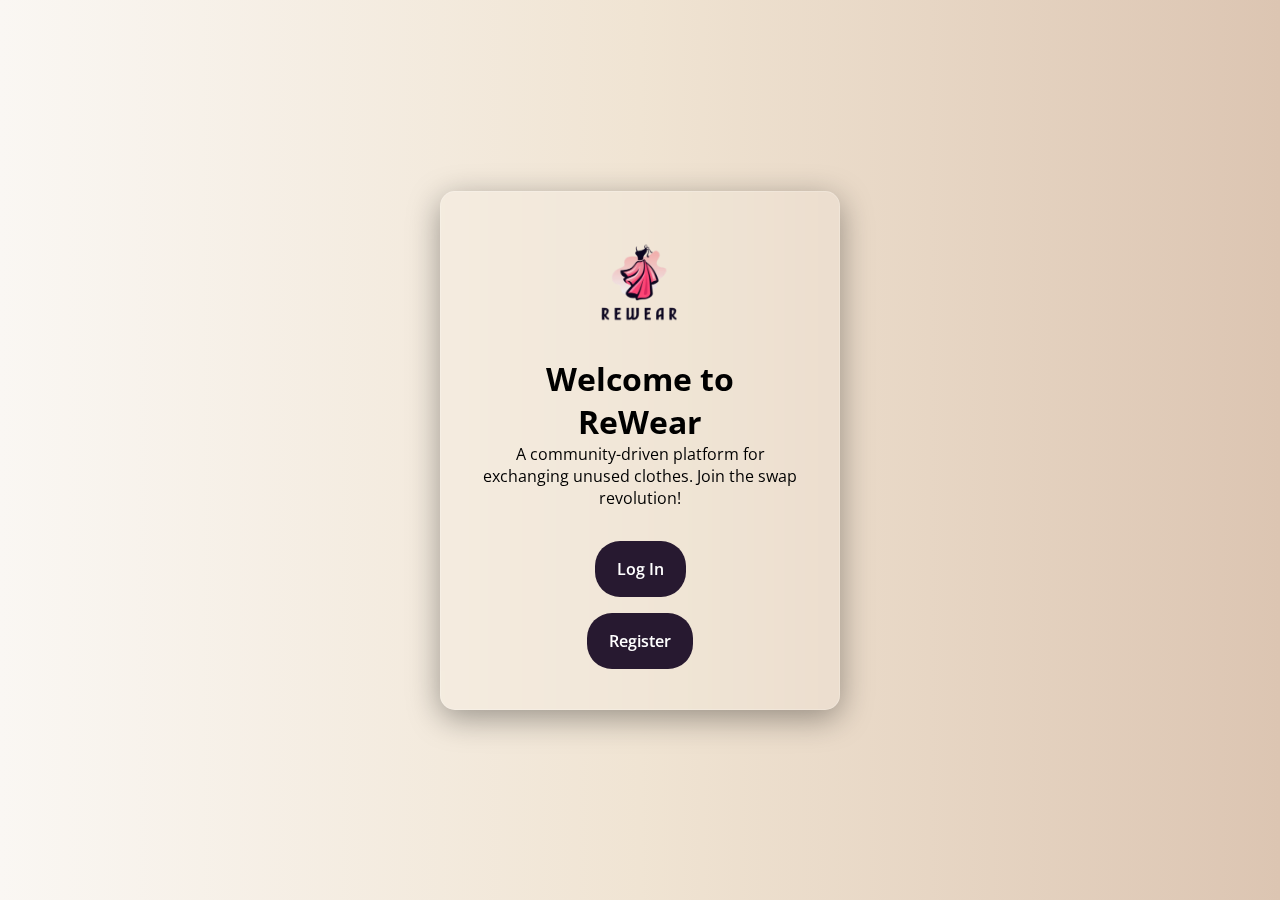
<file: frontend/index.html>
<!DOCTYPE html>
<html lang="en">
<head>
  <meta charset="UTF-8" />
  <meta name="viewport" content="width=device-width, initial-scale=1.0"/>
  <title>ReWear – Community Clothing Exchange</title>
  <link rel="stylesheet" href="style.css" />
</head>
<body>
  <div class="wrapper">
    <div class="form-header">
      <img src="logo.png" alt="ReWear Logo" class="form-logo" />
    </div>

    <h1>Welcome to ReWear</h1>
    <p style="text-align: center;">A community-driven platform for exchanging unused clothes. Join the swap revolution!</p>

    <div style="display: flex; flex-direction: column; gap: 1rem; align-items: center; margin-top: 2rem;">
      <button onclick="location.href='/login'" class="button">Log In</button>
      <button onclick="location.href='/register'" class="button">Register</button>
    </div>
  </div>
</body>
</html>
</file>
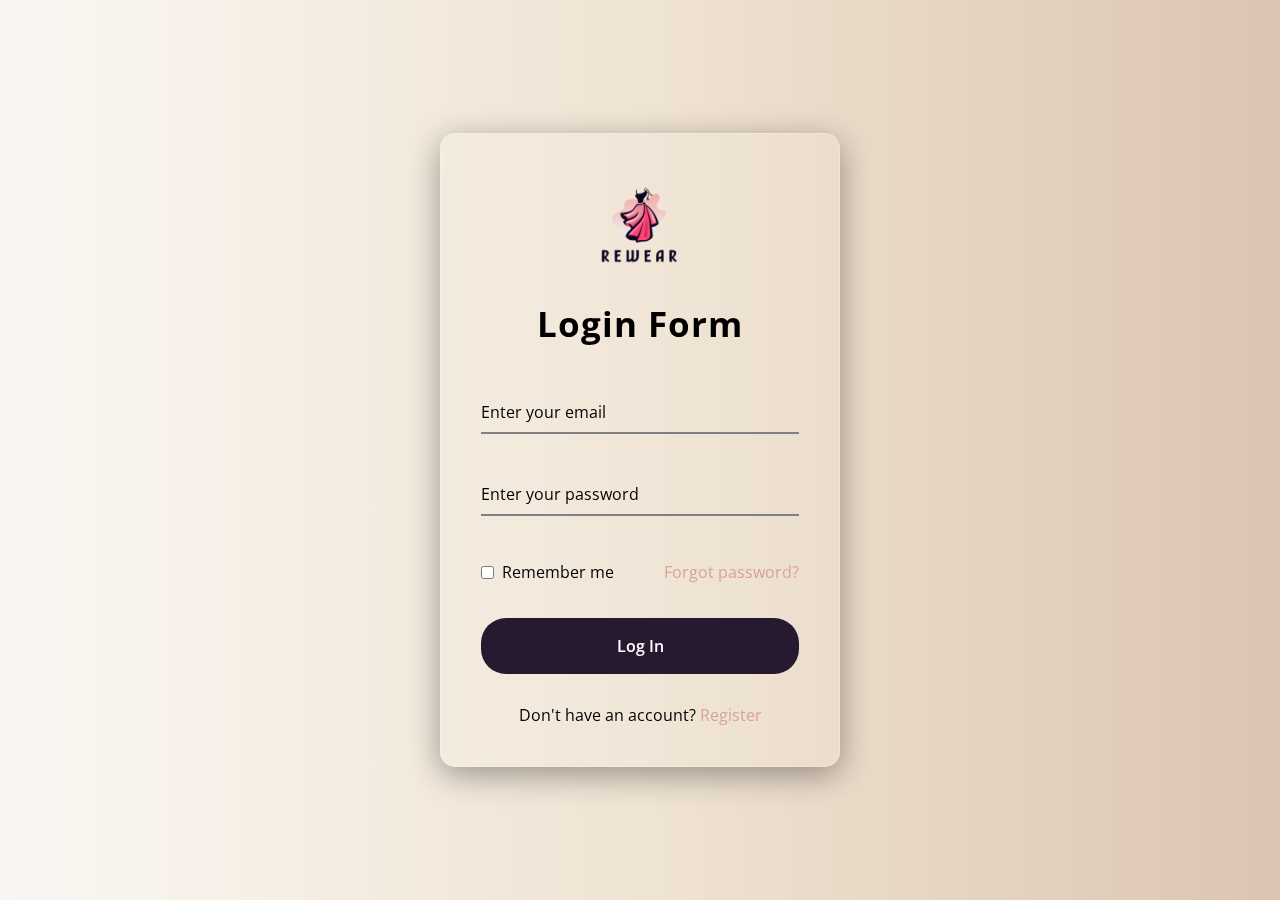
<file: frontend/login.html>
<!DOCTYPE html>
<html>

<head>
  <meta charset="UTF-8">
  <meta name="viewport" content="width=device-width, initial-scale=1.0">
  <title>Login</title>
  <link rel="stylesheet" href="style.css">
</head>

<body>
  <div class="wrapper">
    <form id="login">
      <div class="form-header">
        <img src="logo.png" alt="Logo" class="form-logo" />
  
      </div>
      <h2>Login Form</h2>
      <div id="message" class="status-msg"></div>
      <div class="input-field">
        <input type="text" id="email" required />
        <label>Enter your email</label>
      </div>
      <div class="input-field">
        <input type="password" id="password" required />
        <label>Enter your password</label>
      </div>
      <div class="forget">
        <label for="remember">
          <input type="checkbox" id="remember">
          <p>Remember me</p>
        </label>
        <a href="#">Forgot password?</a>
      </div>
      
      <button type="submit" id="login">Log In</button>
      <div class="register">
        <p>Don't have an account? <a href="#" onclick="redirectToRegister()">Register</a></p>
      </div>
    </form>
  </div>
  <script src="login.js" charset="UTF-8"></script>
</body>

</html>
</file>
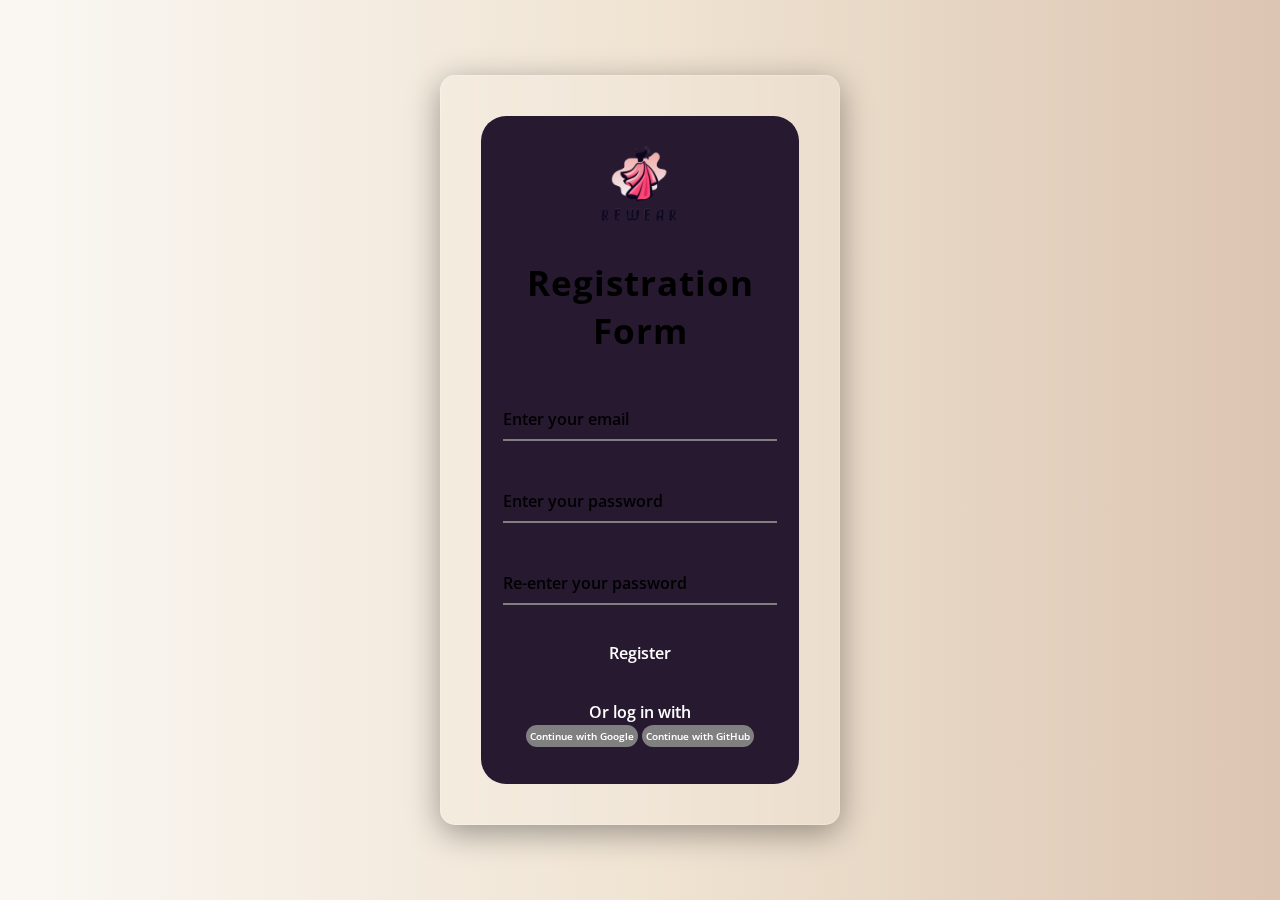
<file: frontend/register.html>
<!DOCTYPE html>
<html lang="en">

<head>
  <meta charset="UTF-8" />
  <meta name="viewport" content="width=device-width, initial-scale=1.0" />
  <title>Register</title>
  <link rel="stylesheet" href="styles.css" />
</head>

<body>
  <div class="wrapper">
    <form id="register">
      <div class="form-header">
        <img src="logo.png" alt="Logo" class="form-logo" />
       
      </div>
       <h2>Registration Form</h2>
       <div class="input-field">
        <input type="text" id="email" required />
        <label>Enter your email</label>
      </div>

      <div class="input-field">
        <input type="password" id="password" required />
        <label>Enter your password</label>
      </div>

      <div class="input-field">
        <input type="password" required />
        <label>Re-enter your password</label>
      </div>

      <button id="register" type="submit">Register</button>

      <div class="social-login">
        <p>Or log in with</p>
        <button class="social-btn">Continue with Google</button>
        <button class="social-btn">Continue with GitHub</button>
      </div>
    </form>
  </div>
  <script src="register.js" charset="UTF-8"></script>
</body>

</html>
</file>
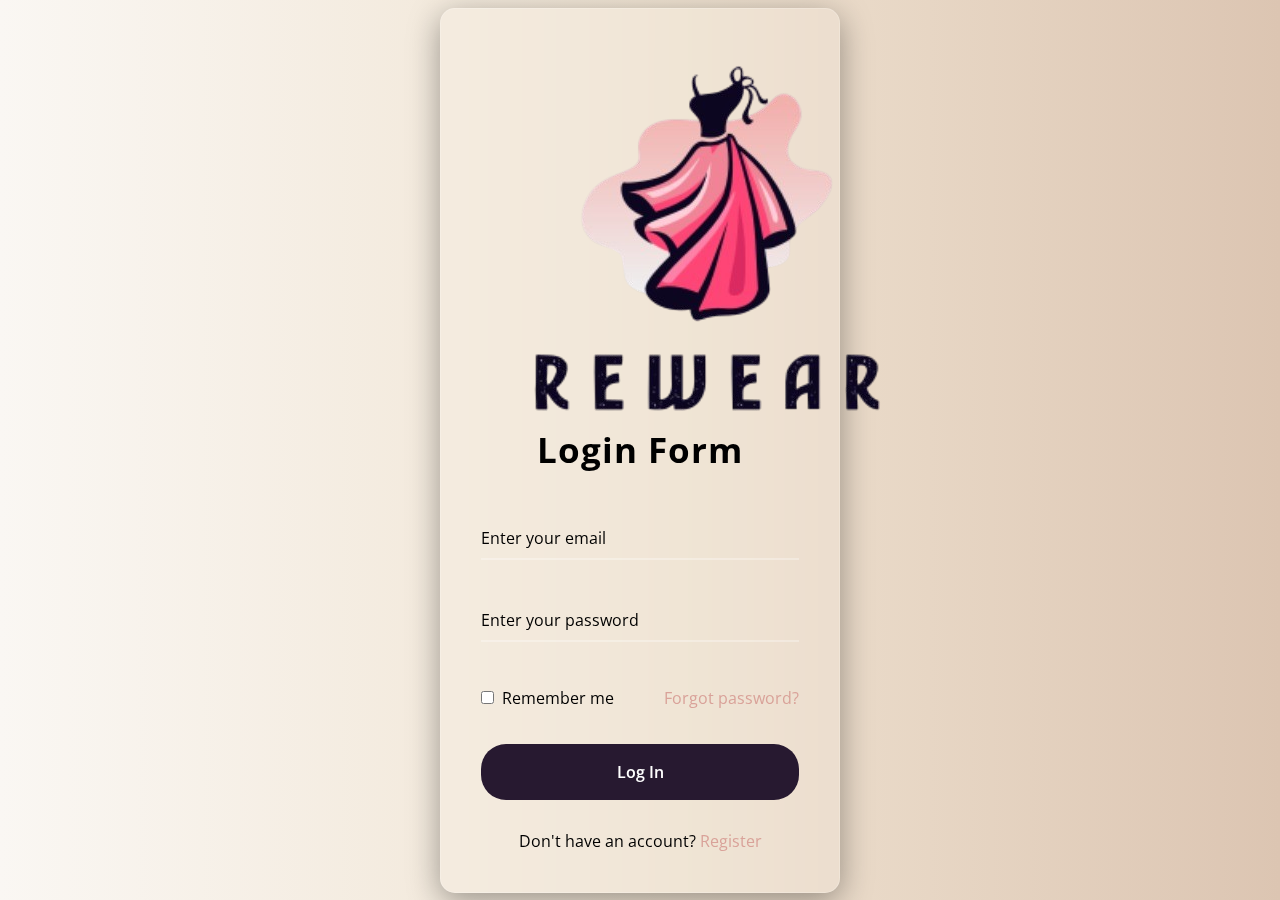
<file: frontend/login/login.html>
<!DOCTYPE html>
<html>

<head>
  <meta charset="UTF-8">
  <meta name="viewport" content="width=device-width, initial-scale=1.0">
  <title>Login</title>
  <link rel="stylesheet" href="style.css">
</head>

<body>
  <div class="wrapper">
    <form action="#">
      <div class="form-header">
        <img src="logo.png" alt="Logo" class="form-logo" />
  
      </div>
      <h2>Login Form</h2>
      <div class="input-field">
        <input type="text" required>
        <label id="email">Enter your email</label>
      </div>
      <div class="input-field">
        <input type="password" required>
        <label id="password">Enter your password</label>
      </div>
      <div class="forget">
        <label for="remember">
          <input type="checkbox" id="remember">
          <p>Remember me</p>
        </label>
        <a href="#">Forgot password?</a>
      </div>
      <button type="submit" id="login">Log In</button>
      <div class="register">
        <p>Don't have an account? <a href="#">Register</a></p>
      </div>
    </form>
  </div>
  <script src="login.js" charset="UTF-8"></script>
</body>

</html>
</file>
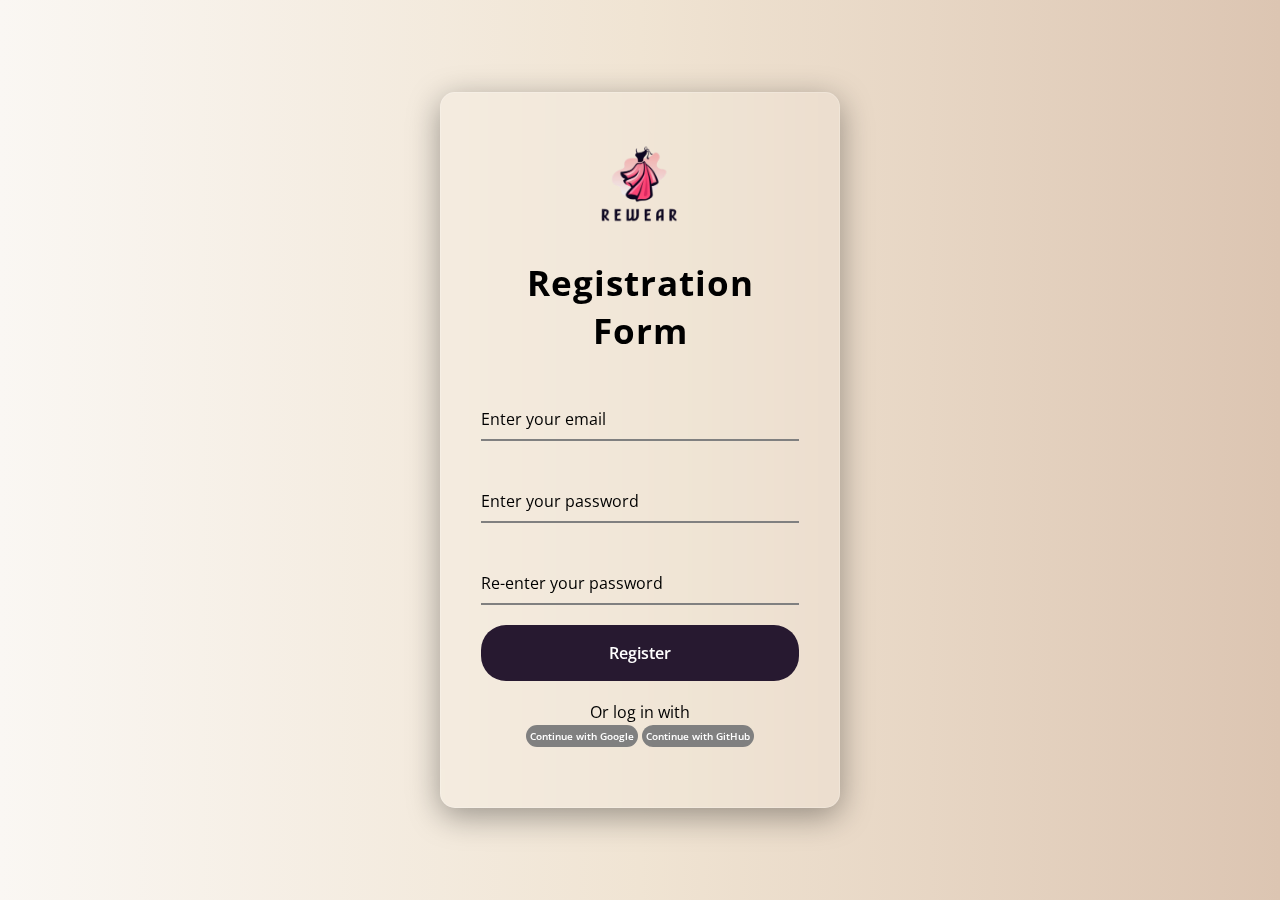
<file: frontend/login/register.html>
<!DOCTYPE html>
<html lang="en">

<head>
  <meta charset="UTF-8" />
  <meta name="viewport" content="width=device-width, initial-scale=1.0" />
  <title>Register</title>
  <link rel="stylesheet" href="styles.css" />
</head>

<body>
  <div class="wrapper">
    <form action="#">
      <div class="form-header">
        <img src="logo.png" alt="Logo" class="form-logo" />
       
      </div>
       <h2>Registration Form</h2>
      <div class="input-field">
        <input type="text" required />
        <label>Enter your email</label>
      </div>

      <div class="input-field">
        <input type="password" required />
        <label>Enter your password</label>
      </div>

      <div class="input-field">
        <input type="password" required />
        <label>Re-enter your password</label>
      </div>

      <button id="register" type="submit">Register</button>

      <div class="social-login">
        <p>Or log in with</p>
        <button class="social-btn">Continue with Google</button>
        <button class="social-btn">Continue with GitHub</button>
      </div>
    </form>
  </div>
</body>

</html>
</file>
<file: frontend/style.css>
@import url("https://fonts.googleapis.com/css2?family=Open+Sans:wght@200;300;400;500;600;700&display=swap");

* {
  margin: 0;
  padding: 0;
  box-sizing: border-box;
  font-family: "Open Sans", sans-serif;
}

body {
  display: flex;
  align-items: center;
  justify-content: center;
  min-height: 100vh;
  width: 100%;
  padding: 0 10px;
  background: linear-gradient(135deg, #ff9a9e 0%, #fad0c4 100%);
}

body::before {
  content: "";
  position: absolute;
  width: 100%;
  height: 100%;
  background: #FAF7F3;
  background: linear-gradient(90deg, rgba(250, 247, 243, 1) 0%, rgba(240, 228, 211, 1) 50%, rgba(220, 197, 178, 1) 100%);
  background-position: center;
  background-size: cover;
  z-index: -1;
}

.wrapper {
  width: 400px;
  border-radius: 15px;
  padding: 40px;
  text-align: center;
  background: rgba(255, 255, 255, 0.1);
  border: 1px solid rgba(255, 255, 255, 0.2);
  backdrop-filter: blur(20px);
  -webkit-backdrop-filter: blur(20px);
  box-shadow: 0 8px 32px rgba(0, 0, 0, 0.37);
  transition: all 0.3s ease;
}

.wrapper:hover {
  box-shadow: 0 12px 48px rgba(0, 0, 0, 0.5);
}

form {
  display: flex;
  flex-direction: column;
}

h2 {
  font-size: 2.2rem;
  margin-bottom: 25px;
  color: black;
  letter-spacing: 1px;
}

.input-field {
  position: relative;
  border-bottom: 2px solid gray;
  margin: 20px 0;
}

.input-field label {
  position: absolute;
  top: 50%;
  left: 0;
  transform: translateY(-50%);
  color: black;
  font-size: 16px;
  pointer-events: none;
  transition: 0.3s ease;
}

.input-field input {
  width: 100%;
  height: 40px;
  background: transparent;
  border: none;
  outline: none;
  font-size: 16px;
  color: black;
  padding: 0 10px;
}

.input-field input:focus~label,
.input-field input:valid~label {
  font-size: 0.9rem;
  top: 10px;
  transform: translateY(-150%);
  color: #D9A299;
}

.forget {
  display: flex;
  align-items: center;
  justify-content: space-between;
  margin: 25px 0 35px 0;
  color: black;
}

#remember {
  accent-color: black;
}

.forget label {
  display: flex;
  align-items: center;
}

.forget label p {
  margin-left: 8px;
}

.wrapper a {
  color: #ffdde1;
  text-decoration: none;
}

.wrapper a:hover {
  text-decoration: underline;
}

button {
  background-color: #271930;
 color: #ffffff;
  font-weight: 600;
  border: none;
  padding: 15px 20px;
  cursor: pointer;
  border-radius: 25px;
  font-size: 16px;
  border: 2px solid transparent;
  transition: all 0.3s ease;
}

button:hover {
  color: #000000;
  background: rgba(255, 255, 255, 0.2);
  border-color: #ffffff;
}

.register {
  text-align: center;
  margin-top: 30px;
  color: black;
}
.forget a {
  color:#D9A299 ; 
}

.forget a:hover {
  color: #cc5200; 
}

.register a {
  color: #D9A299; 
  text-decoration: none;
}

.register a:hover {
  color: #cc5200; 
}
.form-header {
  display: flex;
  align-items: center;
  justify-content: center;
  gap: 15px;
  margin-bottom: 25px;
}

.form-logo {
  width: 100px;
  height: 100px;
  object-fit: contain;
  background:transparent;
}

.form-header h2 {
  font-size: 1.8rem;
  color: black;
  margin: 0;
}
</file>
<file: frontend/styles.css>
@import url("https://fonts.googleapis.com/css2?family=Open+Sans:wght@200;300;400;500;600;700&display=swap");

* {
  margin: 0;
  padding: 0;
  box-sizing: border-box;
  font-family: "Open Sans", sans-serif;
}

body {
  display: flex;
  align-items: center;
  justify-content: center;
  min-height: 100vh;
  width: 100%;
  padding: 0 10px;
  background: linear-gradient(135deg, #ff9a9e 0%, #fad0c4 100%);
}

body::before {
  content: "";
  position: absolute;
  width: 100%;
  height: 100%;
  background: #FAF7F3;
  background: linear-gradient(90deg, rgba(250, 247, 243, 1) 0%, rgba(240, 228, 211, 1) 50%, rgba(220, 197, 178, 1) 100%);
  background-position: center;
  background-size: cover;
  z-index: -1;
}

.wrapper {
  width: 400px;
  border-radius: 15px;
  padding: 40px;
  text-align: center;
  background: rgba(255, 255, 255, 0.1);
  border: 1px solid rgba(255, 255, 255, 0.2);
  backdrop-filter: blur(20px);
  -webkit-backdrop-filter: blur(20px);
  box-shadow: 0 8px 32px rgba(0, 0, 0, 0.37);
  transition: all 0.3s ease;
}

.wrapper:hover {
  box-shadow: 0 12px 48px rgba(0, 0, 0, 0.5);
}

form {
  display: flex;
  flex-direction: column;
}

h2 {
  font-size: 2.2rem;
  margin-bottom: 25px;
  color: black;
  letter-spacing: 1px;
}

.input-field {
  position: relative;
  border-bottom: 2px solid gray;
  margin: 20px 0;
}

.input-field label {
  position: absolute;
  top: 50%;
  left: 0;
  transform: translateY(-50%);
  color: black;
  font-size: 16px;
  pointer-events: none;
  transition: 0.3s ease;
}

.input-field input {
  width: 100%;
  height: 40px;
  background: transparent;
  border: none;
  outline: none;
  font-size: 16px;
  color: black;
  padding: 0 10px;
}

.input-field input:focus~label,
.input-field input:valid~label {
  font-size: 0.9rem;
  top: 10px;
  transform: translateY(-150%);
  color: #D9A299;
}

.forget {
  display: flex;
  align-items: center;
  justify-content: space-between;
  margin: 25px 0 35px 0;
  color: black;
}

#remember {
  accent-color: black;
}

.forget label {
  display: flex;
  align-items: center;
}

.forget label p {
  margin-left: 8px;
}

.wrapper a {
  color: #ffdde1;
  text-decoration: none;
}

.wrapper a:hover {
  text-decoration: underline;
}

#register {
  background-color: #271930;
 color: #ffffff;
  font-weight: 600;
  border: none;
  padding: 15px 20px;
  cursor: pointer;
  border-radius: 25px;
  font-size: 16px;
  border: 2px solid transparent;
  transition: all 0.3s ease;
}

#register:hover {
  color: #000000;
  background: rgba(255, 255, 255, 0.2);
  border-color: #ffffff;
}

.register {
  text-align: center;
  margin-top: 30px;
  color: black;
}
.forget a {
  color:#D9A299 ; 
}

.forget a:hover {
  color: #cc5200; 
}

.register a {
  color: #D9A299; 
  text-decoration: none;
}

.register a:hover {
  color: #cc5200; 
}
.social-login{
    margin:20px;
}
.social-btn{
  background-color: gray;
 color: #ffffff;
  font-weight: 600;
  border: none;
  padding: 2px 2px;
  cursor: pointer;
  border-radius: 25px;
  font-size: 10px;
  border: 2px solid transparent;
  transition: all 0.3s ease;
}
 .social-btn:hover {
  color: #000000;
  background: rgba(255, 255, 255, 0.2);
  border-color: #ffffff;
}                                       

.form-header {
  display: flex;
  align-items: center;
  justify-content: center;
  gap: 15px;
  margin-bottom: 25px;
}

.form-logo {
  width: 100px;
  height: 100px;
  object-fit: contain;
  background:transparent;
}

.form-header h2 {
  font-size: 1.8rem;
  color: black;
  margin: 0;
}
</file>
<file: frontend/login/style.css>
@import url("https://fonts.googleapis.com/css2?family=Open+Sans:wght@200;300;400;500;600;700&display=swap");

* {
  margin: 0;
  padding: 0;
  box-sizing: border-box;
  font-family: "Open Sans", sans-serif;
}

body {
  display: flex;
  align-items: center;
  justify-content: center;
  min-height: 100vh;
  width: 100%;
  padding: 0 10px;
  background: linear-gradient(135deg, #ff9a9e 0%, #fad0c4 100%);
}

body::before {
  content: "";
  position: absolute;
  width: 100%;
  height: 100%;
  background: #FAF7F3;
  background: linear-gradient(90deg, rgba(250, 247, 243, 1) 0%, rgba(240, 228, 211, 1) 50%, rgba(220, 197, 178, 1) 100%);
  background-position: center;
  background-size: cover;
  z-index: -1;
}

.wrapper {
  width: 400px;
  border-radius: 15px;
  padding: 40px;
  text-align: center;
  background: rgba(255, 255, 255, 0.1);
  border: 1px solid rgba(255, 255, 255, 0.2);
  backdrop-filter: blur(20px);
  -webkit-backdrop-filter: blur(20px);
  box-shadow: 0 8px 32px rgba(0, 0, 0, 0.37);
  transition: all 0.3s ease;
}

.wrapper:hover {
  box-shadow: 0 12px 48px rgba(0, 0, 0, 0.5);
}

form {
  display: flex;
  flex-direction: column;
}

h2 {
  font-size: 2.2rem;
  margin-bottom: 25px;
  color: black;
  letter-spacing: 1px;
}

.input-field {
  position: relative;
  border-bottom: 2px solid rgba(255, 255, 255, 0.3);
  margin: 20px 0;
}

.input-field label {
  position: absolute;
  top: 50%;
  left: 0;
  transform: translateY(-50%);
  color: black;
  font-size: 16px;
  pointer-events: none;
  transition: 0.3s ease;
}

.input-field input {
  width: 100%;
  height: 40px;
  background: transparent;
  border: none;
  outline: none;
  font-size: 16px;
  color: black;
  padding: 0 10px;
}

.input-field input:focus~label,
.input-field input:valid~label {
  font-size: 0.9rem;
  top: 10px;
  transform: translateY(-150%);
  color: #D9A299;
}

.forget {
  display: flex;
  align-items: center;
  justify-content: space-between;
  margin: 25px 0 35px 0;
  color: black;
}

#remember {
  accent-color: black;
}

.forget label {
  display: flex;
  align-items: center;
}

.forget label p {
  margin-left: 8px;
}

.wrapper a {
  color: #ffdde1;
  text-decoration: none;
}

.wrapper a:hover {
  text-decoration: underline;
}

button {
  background-color: #271930;
 color: #ffffff;
  font-weight: 600;
  border: none;
  padding: 15px 20px;
  cursor: pointer;
  border-radius: 25px;
  font-size: 16px;
  border: 2px solid transparent;
  transition: all 0.3s ease;
}

button:hover {
  color: #000000;
  background: rgba(255, 255, 255, 0.2);
  border-color: #ffffff;
}

.register {
  text-align: center;
  margin-top: 30px;
  color: black;
}
.forget a {
  color:#D9A299 ; 
}

.forget a:hover {
  color: #cc5200; 
}

.register a {
  color: #D9A299; 
  text-decoration: none;
}

.register a:hover {
  color: #cc5200; 
}
</file>
<file: frontend/login/styles.css>
@import url("https://fonts.googleapis.com/css2?family=Open+Sans:wght@200;300;400;500;600;700&display=swap");

* {
  margin: 0;
  padding: 0;
  box-sizing: border-box;
  font-family: "Open Sans", sans-serif;
}

body {
  display: flex;
  align-items: center;
  justify-content: center;
  min-height: 100vh;
  width: 100%;
  padding: 0 10px;
  background: linear-gradient(135deg, #ff9a9e 0%, #fad0c4 100%);
}

body::before {
  content: "";
  position: absolute;
  width: 100%;
  height: 100%;
  background: #FAF7F3;
  background: linear-gradient(90deg, rgba(250, 247, 243, 1) 0%, rgba(240, 228, 211, 1) 50%, rgba(220, 197, 178, 1) 100%);
  background-position: center;
  background-size: cover;
  z-index: -1;
}

.wrapper {
  width: 400px;
  border-radius: 15px;
  padding: 40px;
  text-align: center;
  background: rgba(255, 255, 255, 0.1);
  border: 1px solid rgba(255, 255, 255, 0.2);
  backdrop-filter: blur(20px);
  -webkit-backdrop-filter: blur(20px);
  box-shadow: 0 8px 32px rgba(0, 0, 0, 0.37);
  transition: all 0.3s ease;
}

.wrapper:hover {
  box-shadow: 0 12px 48px rgba(0, 0, 0, 0.5);
}

form {
  display: flex;
  flex-direction: column;
}

h2 {
  font-size: 2.2rem;
  margin-bottom: 25px;
  color: black;
  letter-spacing: 1px;
}

.input-field {
  position: relative;
  border-bottom: 2px solid gray;
  margin: 20px 0;
}

.input-field label {
  position: absolute;
  top: 50%;
  left: 0;
  transform: translateY(-50%);
  color: black;
  font-size: 16px;
  pointer-events: none;
  transition: 0.3s ease;
}

.input-field input {
  width: 100%;
  height: 40px;
  background: transparent;
  border: none;
  outline: none;
  font-size: 16px;
  color: black;
  padding: 0 10px;
}

.input-field input:focus~label,
.input-field input:valid~label {
  font-size: 0.9rem;
  top: 10px;
  transform: translateY(-150%);
  color: #D9A299;
}

.forget {
  display: flex;
  align-items: center;
  justify-content: space-between;
  margin: 25px 0 35px 0;
  color: black;
}

#remember {
  accent-color: black;
}

.forget label {
  display: flex;
  align-items: center;
}

.forget label p {
  margin-left: 8px;
}

.wrapper a {
  color: #ffdde1;
  text-decoration: none;
}

.wrapper a:hover {
  text-decoration: underline;
}

#register {
  background-color: #271930;
 color: #ffffff;
  font-weight: 600;
  border: none;
  padding: 15px 20px;
  cursor: pointer;
  border-radius: 25px;
  font-size: 16px;
  border: 2px solid transparent;
  transition: all 0.3s ease;
}

#register:hover {
  color: #000000;
  background: rgba(255, 255, 255, 0.2);
  border-color: #ffffff;
}

.register {
  text-align: center;
  margin-top: 30px;
  color: black;
}
.forget a {
  color:#D9A299 ; 
}

.forget a:hover {
  color: #cc5200; 
}

.register a {
  color: #D9A299; 
  text-decoration: none;
}

.register a:hover {
  color: #cc5200; 
}
.social-login{
    margin:20px;
}
.social-btn{
  background-color: gray;
 color: #ffffff;
  font-weight: 600;
  border: none;
  padding: 2px 2px;
  cursor: pointer;
  border-radius: 25px;
  font-size: 10px;
  border: 2px solid transparent;
  transition: all 0.3s ease;
}
 .social-btn:hover {
  color: #000000;
  background: rgba(255, 255, 255, 0.2);
  border-color: #ffffff;
}                                       

.form-header {
  display: flex;
  align-items: center;
  justify-content: center;
  gap: 15px;
  margin-bottom: 25px;
}

.form-logo {
  width: 100px;
  height: 100px;
  object-fit: contain;
  background:transparent;
}

.form-header h2 {
  font-size: 1.8rem;
  color: black;
  margin: 0;
}
</file>
